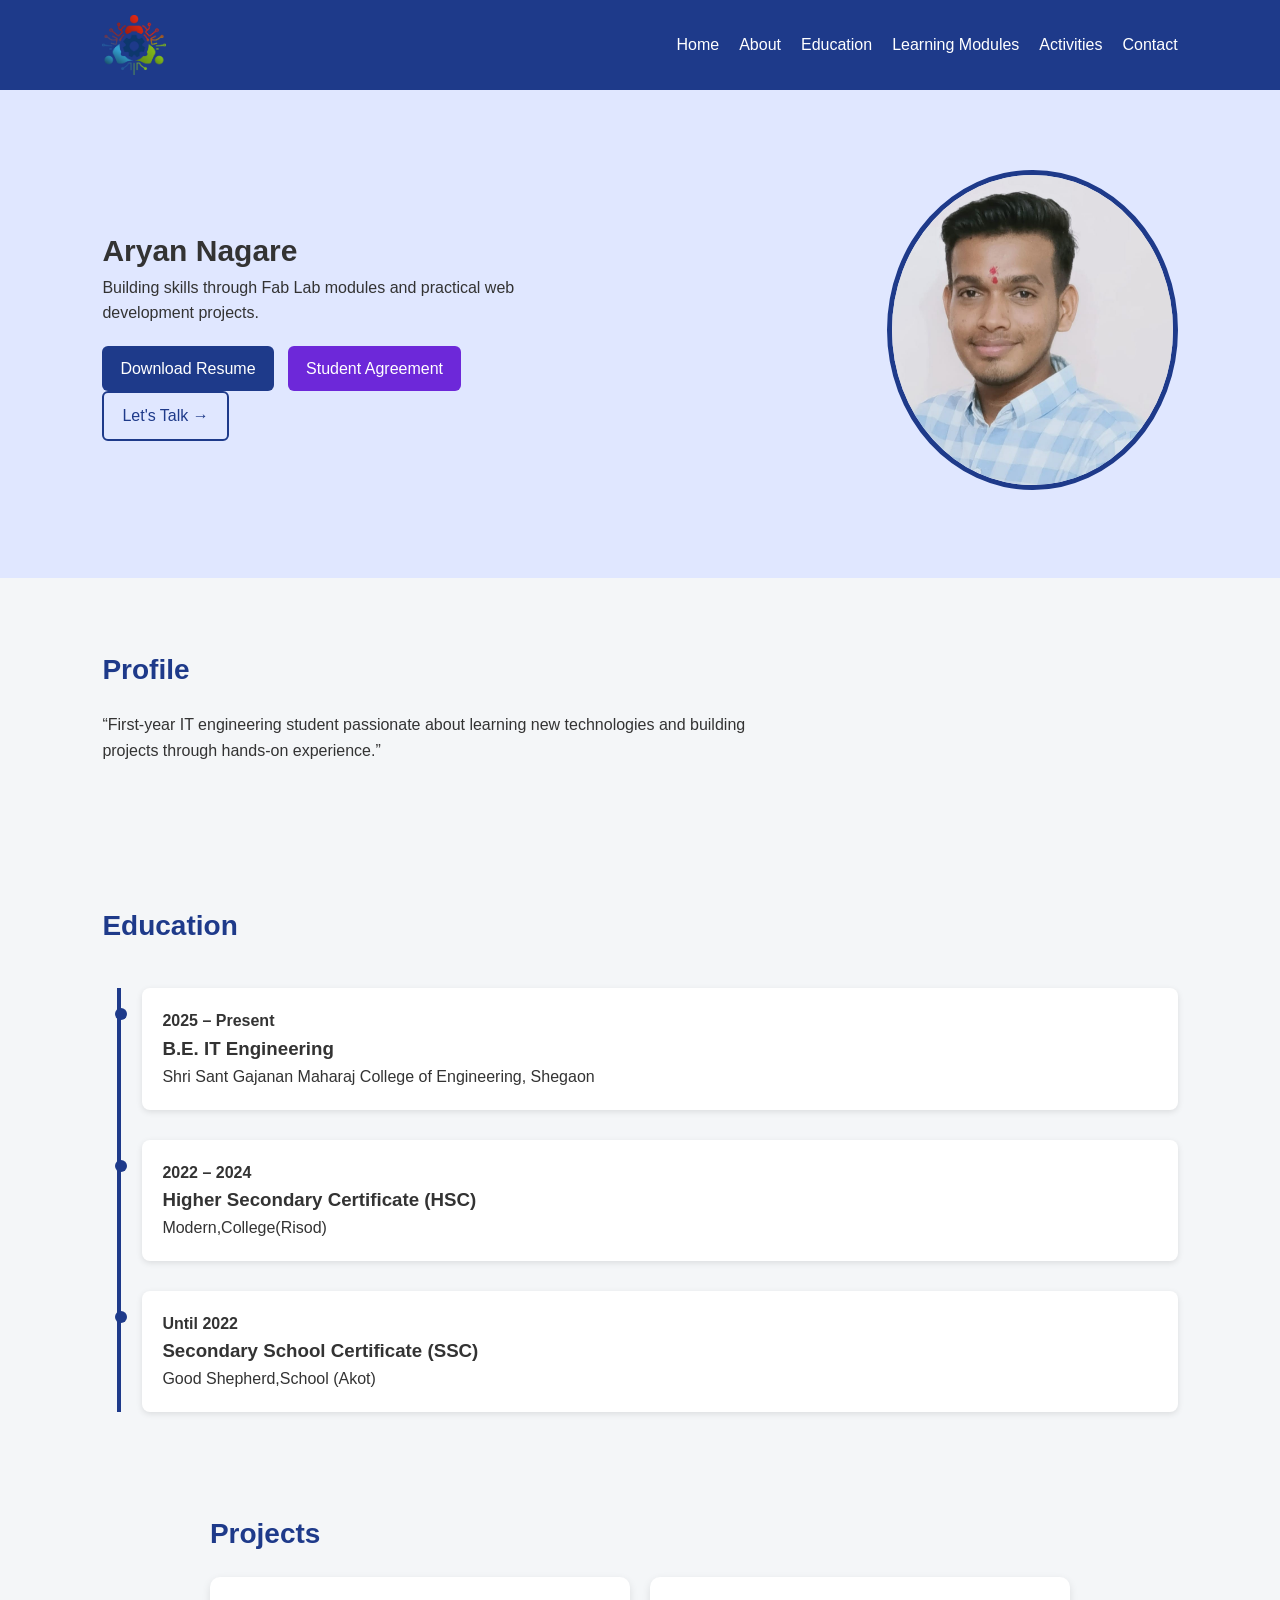
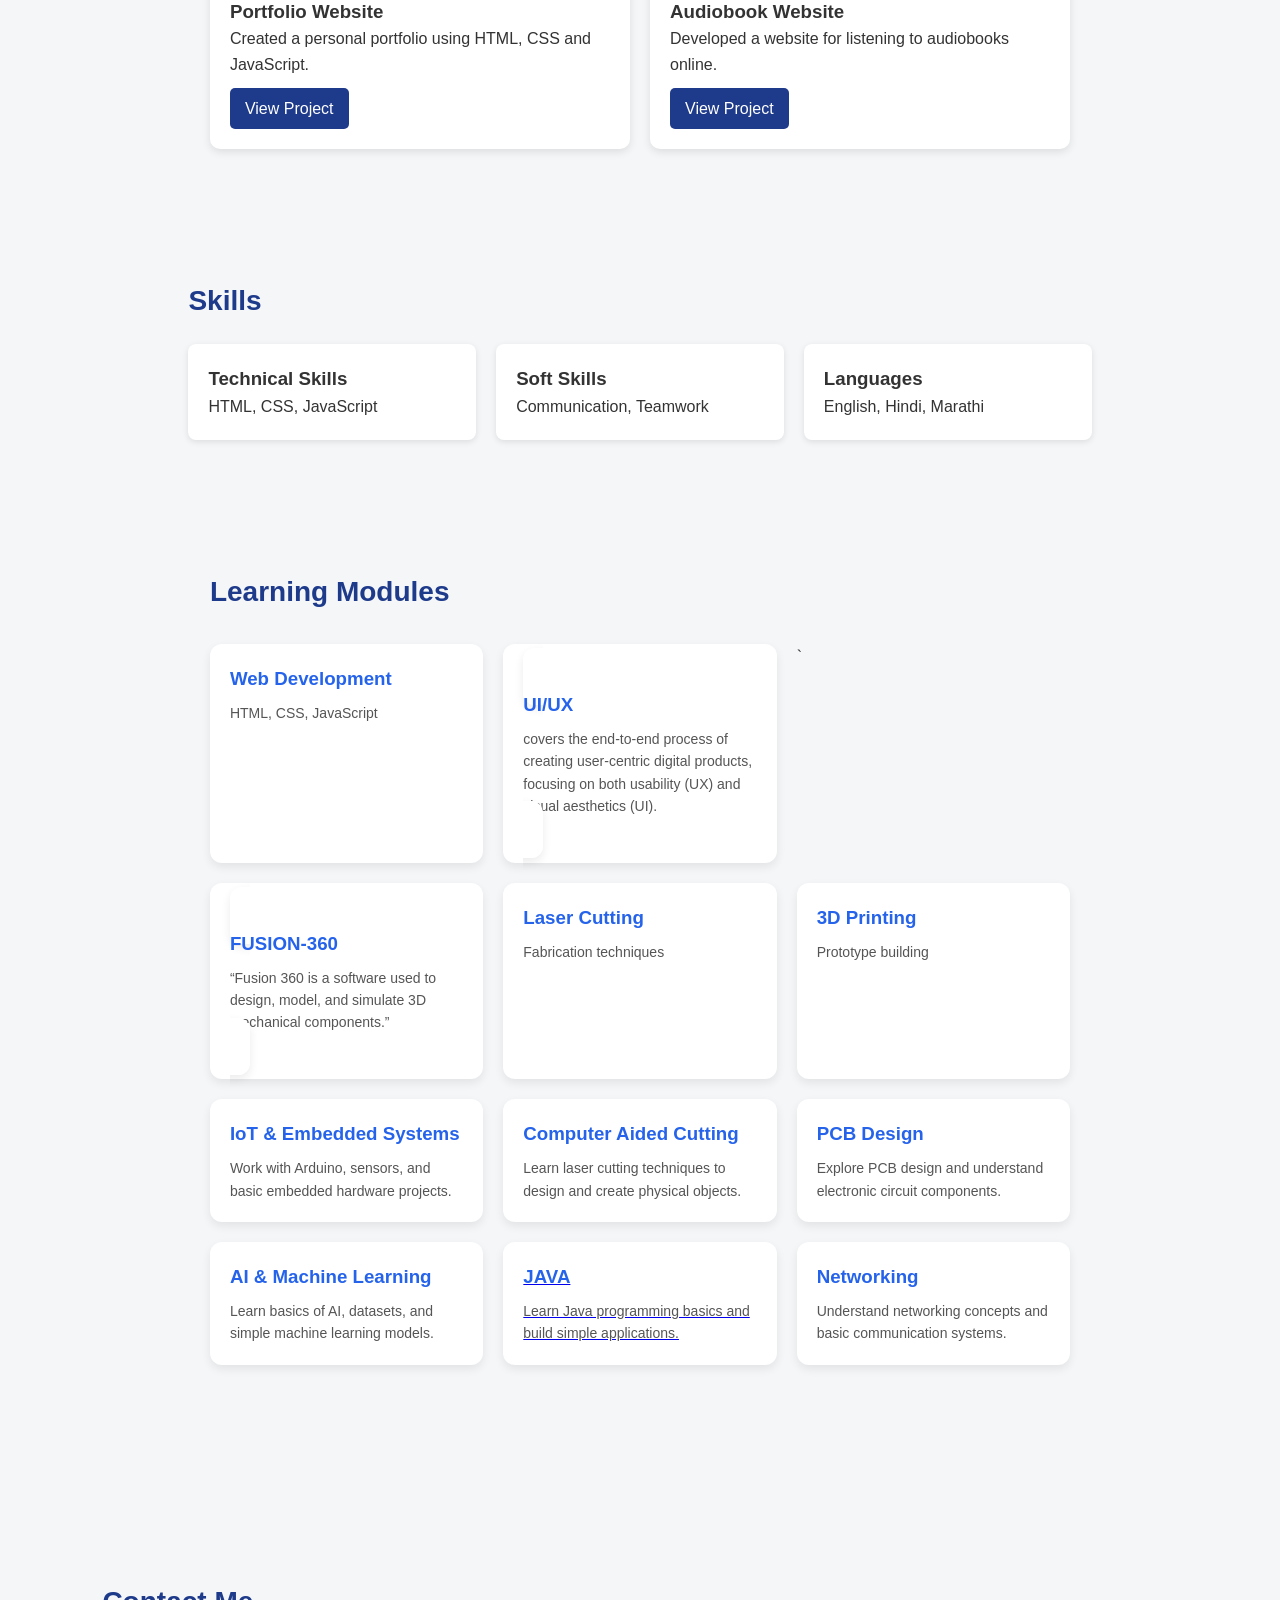
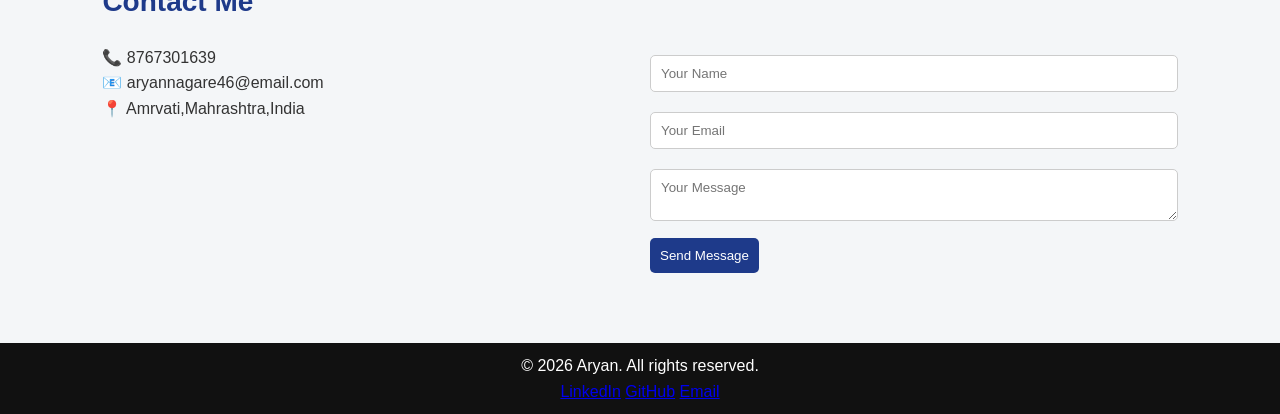
<file: index.html>
<!DOCTYPE html>
<html lang="en">
<head>
<meta charset="UTF-8">
<meta name="viewport" content="width=device-width, initial-scale=1.0">
<title>Aryan Portfolio</title>

<link rel="stylesheet" href="style.css">
</head>

<body>
    <script src="script.js"></script>

<!-- NAVBAR -->
<nav>
<img src="images/Fablablogo.png" alt="logo" class="logo">
<ul>
<li><a href="#home">Home</a></li>
<li><a href="#about">About</a></li>
<li><a href="#education">Education</a></li>

<li><a href="#modules">Learning Modules</a></li>
<li><a href="fablab.html">Activities</a></li>
<li><a href="#contact">Contact</a></li>
</ul>
</nav>

<section id="home" class="home">

<div class="home-container">

<div class="home-text">
<h1>Aryan Nagare</h1>
<p>Building skills through Fab Lab modules and practical web development projects.</p>

<div class="home-buttons">
<a href="aryan_resume.pdf" download class="btn">
Download Resume
</a>


<a href="#" class="btn secondary" onclick="openPopup()">Student Agreement</a>
<a href="#contact" class="btn outline">Let's Talk →</a>
</div>
</div>

<div class="home-image">
<img src="images/profile.png" alt="profile" class="profile-img">
</div>

</div>

</section>


<!-- ABOUT -->
<section id="about">
<h2 class="title">Profile</h2>
<p class="text">
“First-year IT engineering student passionate about learning new technologies and building projects through hands-on experience.”
</p>
</section>

<!-- EDUCATION -->
<section id="education">
<h2 class="title">Education</h2>

<div class="timeline">

<div class="timeline-item">
<h4>2025 – Present</h4>
<h3>B.E. IT Engineering</h3>
<p>Shri Sant Gajanan Maharaj College of Engineering, Shegaon</p>
</div>

<div class="timeline-item">
<h4>2022 – 2024</h4>
<h3>Higher Secondary Certificate (HSC)</h3>
<p>Modern,College(Risod)</p>
</div>

<div class="timeline-item">
<h4>Until 2022</h4>
<h3>Secondary School Certificate (SSC)</h3>
<p>Good Shepherd,School (Akot)</p>
</div>

</div>

<section id="projects">

<h2 class="title">Projects</h2>

<div class="project-grid">

<!-- PROJECT 1 -->
<div class="project-card">
<h3>Portfolio Website</h3>
<p>Created a personal portfolio using HTML, CSS and JavaScript.</p>
<a href="" class="project-btn">View Project</a>
</div>

<!-- PROJECT 2 -->
<div class="project-card">
<h3>Audiobook Website</h3>
<p>Developed a website for listening to audiobooks online.</p>
<a href="" class="project-btn">View Project</a>
</div>

</div>

</section>





<!-- SKILLS -->
<section id="skills">
<h2 class="title">Skills</h2>

<div class="grid">

<div class="card">
<h3>Technical Skills</h3>
<p>HTML, CSS, JavaScript</p>
</div>

<div class="card">
<h3>Soft Skills</h3>
<p>Communication, Teamwork</p>
</div>

<div class="card">
<h3>Languages</h3>
<p>English, Hindi, Marathi</p>
</div>

</div>
</section>


<section class="modules">

<h2>Learning Modules</h2>

<div class="module-grid">

<a href="web-dev.html" class="module-card">
<h3>Web Development</h3>
<p>HTML, CSS, JavaScript</p>
</a>

<div class="module-card">
    <a href="ui-ux.html" class="module-card">
<h3>UI/UX</h3>
<p>covers the end-to-end process of creating user-centric digital 
    products, focusing on both usability (UX) and visual aesthetics (UI).</p>
    </a>
</div>


`

<div class="module-card">
     <a href="fusion.html" class="module-card">
<h3>FUSION-360</h3>
<p>“Fusion 360 is a software used to design, model, and simulate 3D mechanical components.”</p>
</a>
</div>

<div class="module-card">
<h3>Laser Cutting</h3>
<p>Fabrication techniques</p>
</div>

<div class="module-card">
<h3>3D Printing</h3>
<p>Prototype building</p>
</div>

<div class="module-card">
<h3>IoT & Embedded Systems</h3>
<p>Work with Arduino, sensors, and basic embedded hardware projects.</p>
</div>

<div class="module-card">
<h3>Computer Aided Cutting</h3>
<p>Learn laser cutting techniques to design and create physical objects.</p>
</div>

<div class="module-card">
<h3> PCB Design</h3>
<p>Explore PCB design and understand electronic circuit components.</p>
</div>


<div class="module-card">
<h3>AI & Machine Learning</h3>
<p>Learn basics of AI, datasets, and simple machine learning models.</p>
</div>

<a href="java.html" class="module-link">
    <div class="module-card">
        <h3>JAVA</h3>
        <p>Learn Java programming basics and build simple applications.</p>
    </div>
</a>

<div class="module-card">
<h3>Networking</h3>
<p>Understand networking concepts and basic communication systems.</p>
</div>









</div>

</section>
<!-- MESSAGE AREA -->
<p id="module-msg" style="text-align:center; margin-top:15px; color:#555;"></p>

</section>

<!-- CONTACT -->
<section id="contact">
<h2 class="title">Contact Me</h2>

<div class="contact-box">

<div class="contact-left">
<p>📞 8767301639</p>
<p>📧 aryannagare46@email.com</p>
<p>📍 Amrvati,Mahrashtra,India</p>
</div>




<div class="contact-right">
<input type="text" placeholder="Your Name">
<input type="email" placeholder="Your Email">
<textarea placeholder="Your Message"></textarea>
<button>Send Message</button>
</div>

</div>

</section>

<footer>
<p>© 2026 Aryan. All rights reserved.</p>

<a href="https://www.linkedin.com/in/aryan-nagare-55b106386?utm_source=share_via&utm_content=profile&utm_medium=member_android" target="_blank">LinkedIn</a>
<a href="https://github.com/aryannagare45" target="_blank">GitHub</a>

<a href="https://mail.google.com/mail/u/0/?ogbl#inbox">Email</a>


</footer>

<script src="script.js"></script>
<div id="popup" class="popup">

<div class="popup-content">

<span class="close-btn" onclick="closePopup()">&times;</span>

<h2>Student Agreement</h2>

<p><strong>Name:</strong> Aryan Nagare</p>
<p><strong>Institute:</strong> SSGMCE, Shegaon</p>

<h2>📜 FabLab Student Agreement</h2>

<h3>The FabLab, SSGMCE is responsible for:</h3>
<ul>
<li>Teaching principles and practices of digital fabrication</li>
<li>Arranging lectures, recitations, meetings, and events for the class</li>
<li>Evaluating and providing feedback on student work</li>
<li>Offering clear standards for completing assignments</li>
<li>Certifying and archiving student progress</li>
<li>Supervising class preparation</li>
<li>Reviewing prospective students, instructors, and labs</li>
<li>Providing central staff and infrastructure for students, instructors, and labs</li>
<li>Fund-raising for costs not covered by student tuition</li>
<li>Managing and reporting on the program’s finances, results, and impacts</li>
<li>Publicizing the program</li>
</ul>

<h3>I am a FabLab, SSGMCE student, responsible for:</h3>
<ul>
<li>Attending class lectures and participating in reviews</li>
<li>Developing and documenting projects assigned to introduce and demonstrate skills</li>
<li>Honestly reporting on my work and appropriately attributing the work of others</li>
<li>Working safely</li>
<li>Leaving workspaces in the same (or better) condition than I found them</li>
<li>Participating in the upkeep of my lab</li>
<li>Ensuring that my tuition to cover local and central class costs is covered</li>
<li>Following locally applicable health and safety guidance</li>
<li>Promoting a respectful environment free of harassment and discrimination</li>
</ul>

<h3>✍️ Declaration</h3>
<p>Signed by committing this file in my repository.</p>

<p><strong>Name:</strong> <u>Aryan S. Nagare</u></p>
<button onclick="closePopup()">Close</button>

</div>

</div>


</body>
</html>
</file>
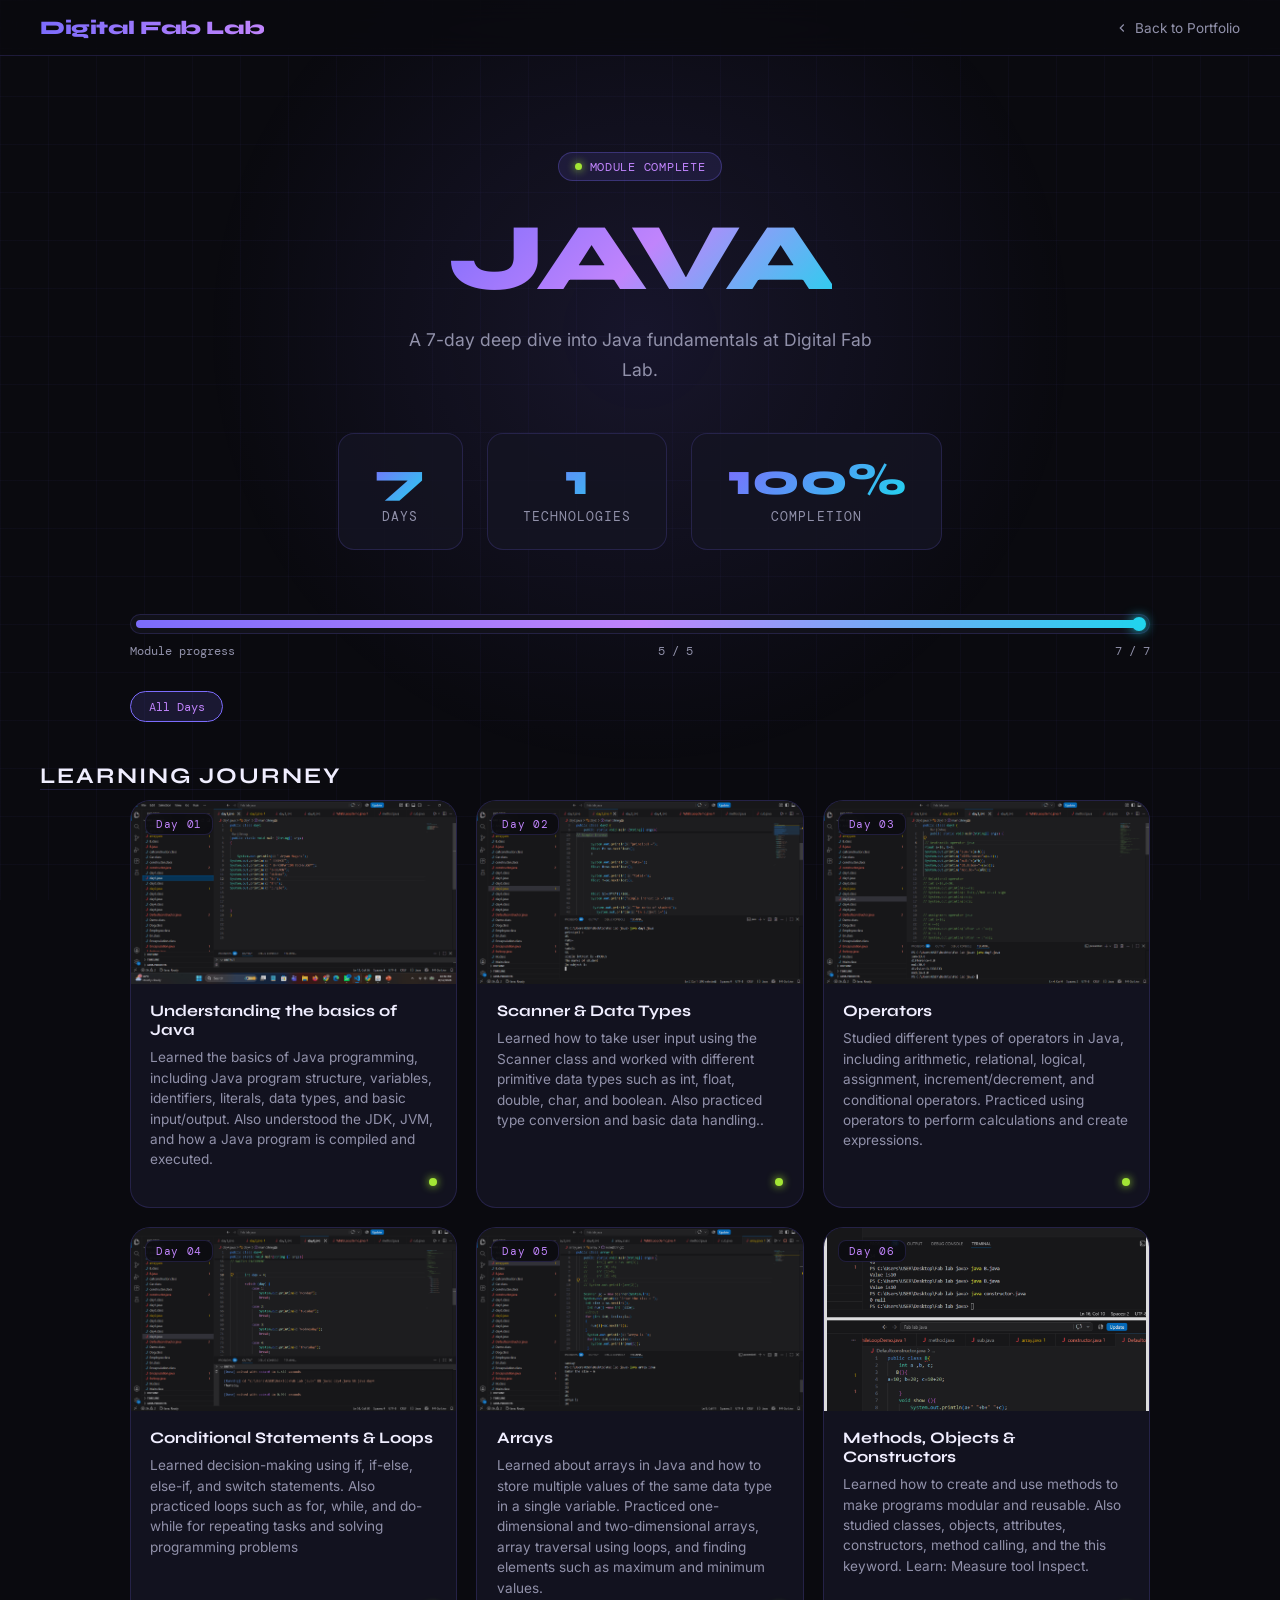
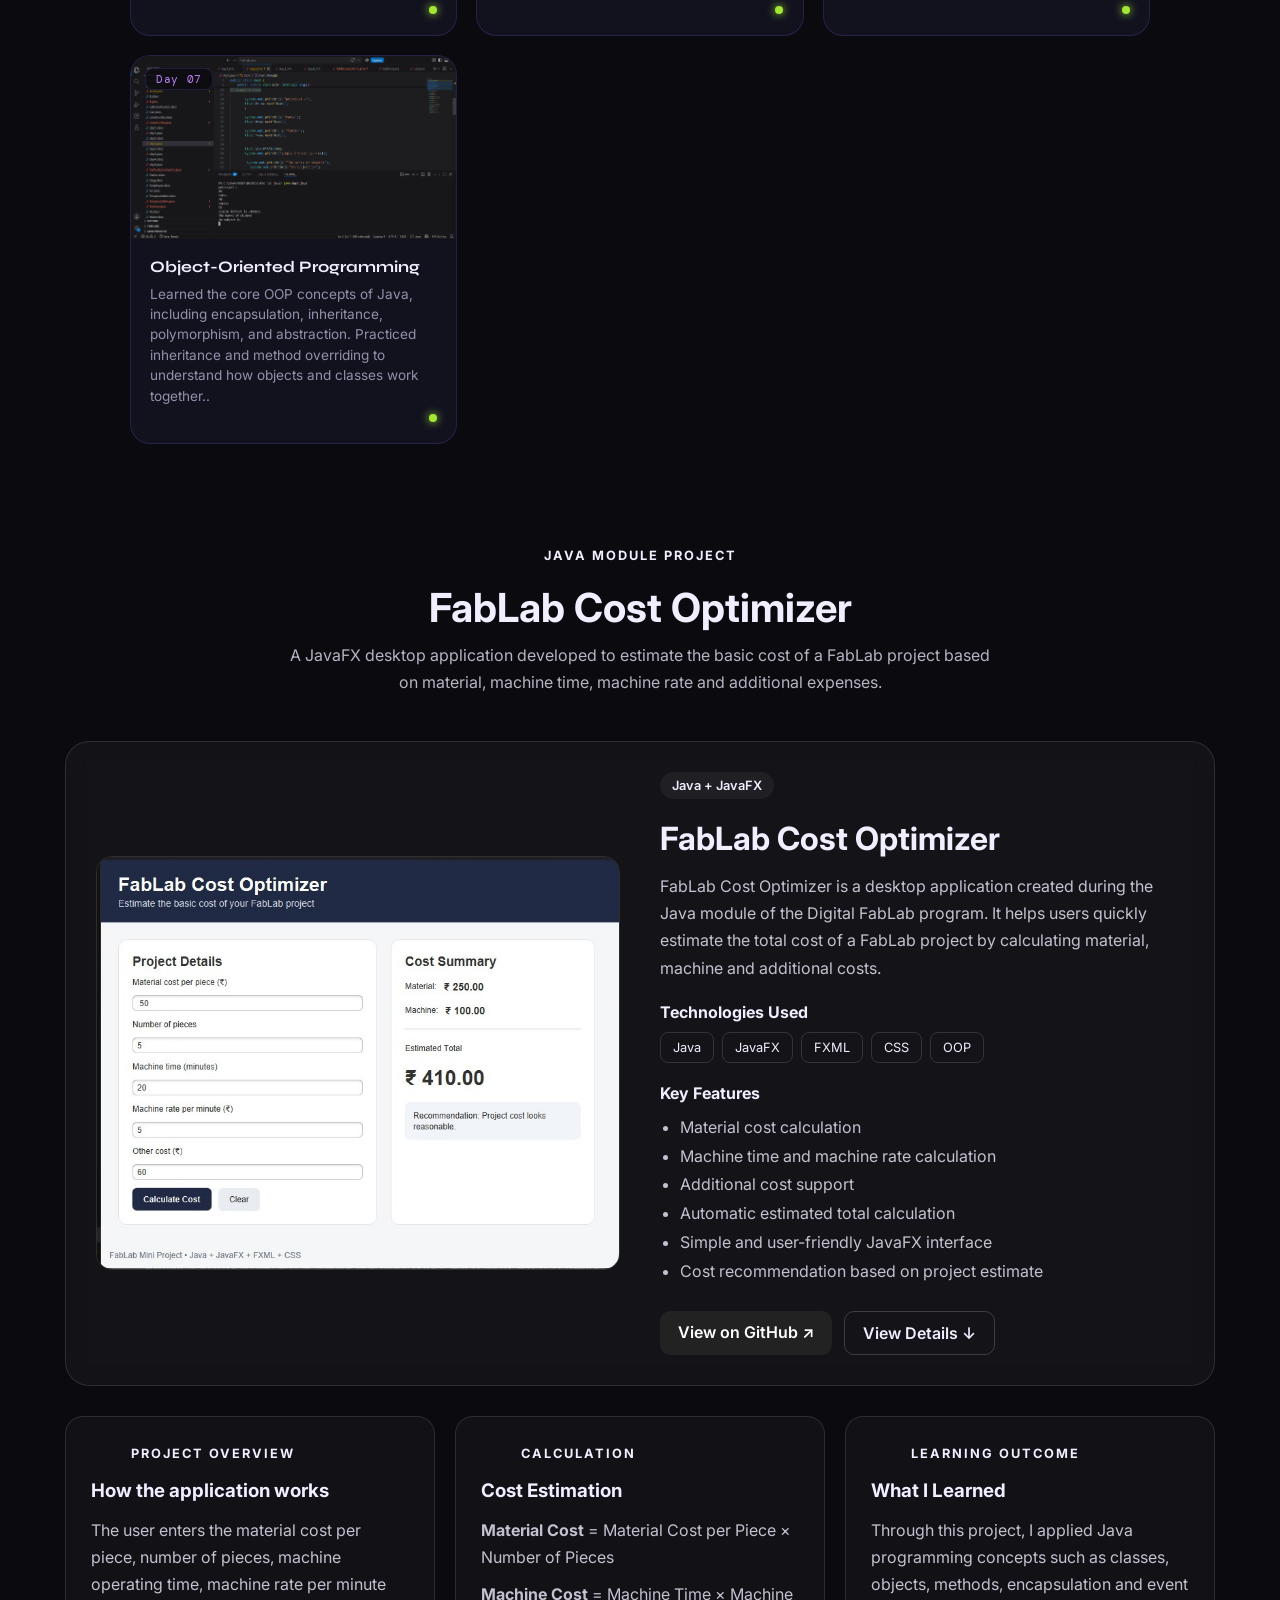
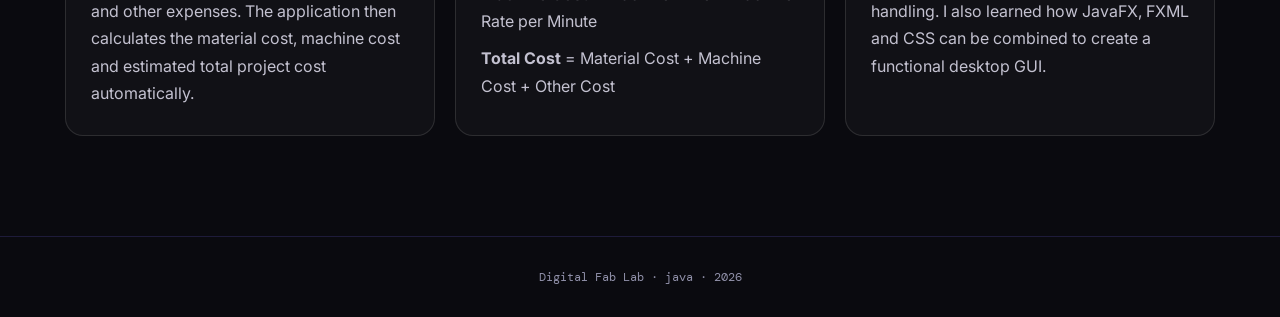
<file: java.html>
<!DOCTYPE html>
<html lang="en">
<head>
<meta charset="UTF-8">
<meta name="viewport" content="width=device-width, initial-scale=1.0">
<title>UI/UX Module — Digital Fab Lab</title>
<link href="https://fonts.googleapis.com/css2?family=Syne:wght@400;700;800&family=DM+Mono:ital@0;1&family=Inter:wght@300;400;500&display=swap" rel="stylesheet">
<style>
  *, *::before, *::after { box-sizing: border-box; margin: 0; padding: 0; }

  :root {
    --bg: #0a0a0f;
    --bg2: #11111a;
    --bg3: #181824;
    --accent: #7c6cfc;
    --accent2: #c084fc;
    --lime: #a3e635;
    --cyan: #22d3ee;
    --text: #f0eeff;
    --muted: #9191aa;
    --border: rgba(124,108,252,0.18);
    --card-bg: rgba(20,20,35,0.85);
    --glow: rgba(124,108,252,0.22);
  }

  html { scroll-behavior: smooth; }

  body {
    font-family: 'Inter', sans-serif;
    background: var(--bg);
    color: var(--text);
    min-height: 100vh;
    overflow-x: hidden;
  }

  body::before {
    content: '';
    position: fixed;
    inset: 0;
    background-image:
      linear-gradient(rgba(124,108,252,0.04) 1px, transparent 1px),
      linear-gradient(90deg, rgba(124,108,252,0.04) 1px, transparent 1px);
    background-size: 48px 48px;
    pointer-events: none;
    z-index: 0;
  }

  body::after {
    content: '';
    position: fixed;
    top: -20%;
    left: 50%;
    transform: translateX(-50%);
    width: 80vw;
    height: 80vw;
    background: radial-gradient(ellipse, rgba(124,108,252,0.12) 0%, transparent 60%);
    pointer-events: none;
    z-index: 0;
  }

  nav {
    position: sticky;
    top: 0;
    z-index: 100;
    display: flex;
    justify-content: space-between;
    align-items: center;
    padding: 1rem 2.5rem;
    background: rgba(10,10,15,0.75);
    backdrop-filter: blur(18px);
    border-bottom: 1px solid var(--border);
  }

  .logo {
    font-family: 'Syne', sans-serif;
    font-weight: 800;
    font-size: 1.2rem;
    letter-spacing: -0.02em;
    background: linear-gradient(90deg, var(--accent), var(--accent2));
    -webkit-background-clip: text;
    -webkit-text-fill-color: transparent;
  }

  nav a {
    font-size: 0.85rem;
    color: var(--muted);
    text-decoration: none;
    display: flex;
    align-items: center;
    gap: 0.4rem;
    transition: color 0.2s;
  }
  nav a:hover { color: var(--text); }

  .hero {
    position: relative;
    z-index: 1;
    padding: 6rem 2.5rem 4rem;
    max-width: 1100px;
    margin: 0 auto;
    text-align: center;
  }

  .hero-badge {
    display: inline-flex;
    align-items: center;
    gap: 0.5rem;
    background: rgba(124,108,252,0.12);
    border: 1px solid rgba(124,108,252,0.3);
    border-radius: 999px;
    padding: 0.35rem 1rem;
    font-size: 0.75rem;
    font-family: 'DM Mono', monospace;
    color: var(--accent2);
    letter-spacing: 0.06em;
    text-transform: uppercase;
    margin-bottom: 1.8rem;
    animation: fadeDown 0.6s ease both;
  }

  .hero-badge::before {
    content: '';
    width: 7px; height: 7px;
    border-radius: 50%;
    background: var(--lime);
    box-shadow: 0 0 8px var(--lime);
    animation: pulse 2s infinite;
  }

  @keyframes pulse { 0%,100%{opacity:1} 50%{opacity:0.4} }

  h1 {
    font-family: 'Syne', sans-serif;
    font-size: clamp(3rem, 8vw, 6rem);
    font-weight: 800;
    line-height: 1.0;
    letter-spacing: -0.04em;
    margin-bottom: 1.2rem;
    animation: fadeDown 0.6s 0.1s ease both;
  }

  h1 span {
    background: linear-gradient(135deg, var(--accent) 0%, var(--accent2) 50%, var(--cyan) 100%);
    -webkit-background-clip: text;
    -webkit-text-fill-color: transparent;
  }

  .hero-sub {
    font-size: 1.1rem;
    color: var(--muted);
    max-width: 500px;
    margin: 0 auto 3rem;
    line-height: 1.7;
    animation: fadeDown 0.6s 0.2s ease both;
  }

  .stats {
    display: flex;
    justify-content: center;
    gap: 1.5rem;
    flex-wrap: wrap;
    animation: fadeDown 0.6s 0.3s ease both;
  }

  .stat-card {
    background: var(--card-bg);
    border: 1px solid var(--border);
    border-radius: 16px;
    padding: 1.5rem 2.2rem;
    text-align: center;
    position: relative;
    overflow: hidden;
    transition: transform 0.3s, border-color 0.3s;
  }

  .stat-card::before {
    content: '';
    position: absolute;
    inset: 0;
    background: linear-gradient(135deg, var(--glow), transparent);
    opacity: 0;
    transition: opacity 0.3s;
  }

  .stat-card:hover { transform: translateY(-4px); border-color: rgba(124,108,252,0.5); }
  .stat-card:hover::before { opacity: 1; }

  .stat-card h2 {
    font-family: 'Syne', sans-serif;
    font-size: 2.8rem;
    font-weight: 800;
    background: linear-gradient(135deg, var(--accent), var(--cyan));
    -webkit-background-clip: text;
    -webkit-text-fill-color: transparent;
    line-height: 1;
  }

  .stat-card p {
    font-size: 0.8rem;
    color: var(--muted);
    font-family: 'DM Mono', monospace;
    letter-spacing: 0.08em;
    text-transform: uppercase;
    margin-top: 0.3rem;
  }

  .progress-section {
    position: relative;
    z-index: 1;
    max-width: 1100px;
    margin: 0 auto;
    padding: 0 2.5rem 2rem;
    animation: fadeDown 0.6s 0.35s ease both;
  }

  .progress-bar-wrap {
    background: var(--bg2);
    border: 1px solid var(--border);
    border-radius: 999px;
    padding: 5px;
    margin-bottom: 0.6rem;
  }

  .progress-bar-fill {
    height: 8px;
    border-radius: 999px;
    background: linear-gradient(90deg, var(--accent), var(--accent2), var(--cyan));
    width: 0%;
    transition: width 1.2s cubic-bezier(0.4,0,0.2,1);
    position: relative;
  }

  .progress-bar-fill::after {
    content: '';
    position: absolute;
    right: -2px; top: 50%;
    transform: translateY(-50%);
    width: 14px; height: 14px;
    border-radius: 50%;
    background: var(--cyan);
    box-shadow: 0 0 12px var(--cyan);
  }

  .progress-meta {
    display: flex;
    justify-content: space-between;
    font-size: 0.78rem;
    font-family: 'DM Mono', monospace;
    color: var(--muted);
  }

  .filter-wrap {
    position: relative;
    z-index: 1;
    max-width: 1100px;
    margin: 0 auto 2.5rem;
    padding: 0 2.5rem;
    display: flex;
    gap: 0.6rem;
    flex-wrap: wrap;
    animation: fadeDown 0.6s 0.4s ease both;
  }

  .filter-btn {
    background: transparent;
    border: 1px solid var(--border);
    border-radius: 999px;
    padding: 0.4rem 1.1rem;
    font-size: 0.78rem;
    font-family: 'DM Mono', monospace;
    color: var(--muted);
    cursor: pointer;
    transition: all 0.2s;
  }

  .filter-btn:hover, .filter-btn.active {
    background: rgba(124,108,252,0.15);
    border-color: var(--accent);
    color: var(--accent2);
  }

  .section-label {
    position: relative;
    z-index: 1;
    max-width: 1100px;
    margin: 0 auto 2rem;
    padding: 0 2.5rem;
    display: flex;
    align-items: center;
    gap: 1rem;
    animation: fadeDown 0.6s 0.35s ease both;
  }

  .section-label h2 {
    font-family: 'Syne', sans-serif;
    font-size: 1.4rem;
    font-weight: 700;
  }

  .section-label .line {
    flex: 1;
    height: 1px;
    background: linear-gradient(90deg, var(--border), transparent);
  }

  .grid {
    position: relative;
    z-index: 1;
    max-width: 1100px;
    margin: 0 auto 3rem;
    padding: 0 2.5rem;
    display: grid;
    grid-template-columns: repeat(auto-fill, minmax(280px, 1fr));
    gap: 1.2rem;
  }

  /* DAY CARD */
  .day-card {
    background: var(--card-bg);
    border: 1px solid var(--border);
    border-radius: 20px;
    overflow: hidden;
    transition: transform 0.3s, border-color 0.3s, box-shadow 0.3s;
    animation: fadeUp 0.5s ease both;
    position: relative;
    display: flex;
    flex-direction: column;
  }

  .day-card:hover {
    transform: translateY(-6px);
    border-color: var(--accent);
    box-shadow: 0 0 32px rgba(124,108,252,0.15);
  }

  .day-card .card-top {
    position: relative;
    background: var(--bg3);
    aspect-ratio: 16/9;
    overflow: hidden;
    display: flex;
    align-items: center;
    justify-content: center;
    cursor: zoom-in;
  }

  .day-card .card-top img {
    width: 100%;
    height: 100%;
    object-fit: cover;
    transition: transform 0.4s;
    opacity: 0.85;
  }

  .day-card:hover .card-top img { transform: scale(1.05); opacity: 1; }

  /* Zoom hint overlay */
  .card-top .zoom-hint {
    position: absolute;
    inset: 0;
    display: flex;
    align-items: center;
    justify-content: center;
    background: rgba(10,10,15,0.45);
    opacity: 0;
    transition: opacity 0.25s;
    pointer-events: none;
  }

  .card-top:hover .zoom-hint { opacity: 1; }

  .zoom-hint span {
    background: rgba(124,108,252,0.85);
    border-radius: 999px;
    padding: 0.4rem 1rem;
    font-size: 0.72rem;
    font-family: 'DM Mono', monospace;
    color: #fff;
    letter-spacing: 0.06em;
    display: flex;
    align-items: center;
    gap: 0.4rem;
  }

  .day-num {
    position: absolute;
    top: 12px; left: 14px;
    background: rgba(10,10,15,0.8);
    backdrop-filter: blur(8px);
    border: 1px solid var(--border);
    border-radius: 8px;
    padding: 3px 10px;
    font-family: 'DM Mono', monospace;
    font-size: 0.7rem;
    color: var(--accent2);
    letter-spacing: 0.06em;
    z-index: 2;
  }

  .card-placeholder {
    width: 100%; height: 100%;
    display: flex;
    align-items: center;
    justify-content: center;
    font-family: 'DM Mono', monospace;
    font-size: 0.8rem;
    color: var(--muted);
    background: var(--bg3);
  }

  .day-card .card-top::after {
    content: '';
    position: absolute;
    inset: 0;
    background: linear-gradient(135deg, rgba(124,108,252,0.12), transparent);
    opacity: 0;
    transition: opacity 0.3s;
    pointer-events: none;
  }
  .day-card:hover .card-top::after { opacity: 1; }

  .card-body {
    padding: 1.1rem 1.2rem 1.3rem;
    display: flex;
    flex-direction: column;
    gap: 0.5rem;
    flex: 1;
  }

  .card-body h4 {
    font-family: 'Syne', sans-serif;
    font-size: 1rem;
    font-weight: 700;
    color: var(--text);
  }

  .card-body p {
    font-size: 0.85rem;
    color: var(--muted);
    line-height: 1.5;
  }

  .status-dot {
    width: 8px; height: 8px;
    border-radius: 50%;
    background: var(--lime);
    box-shadow: 0 0 8px var(--lime);
    align-self: flex-end;
    margin-top: auto;
  }

  /* ── IMAGE LIGHTBOX ── */
  .lightbox {
    position: fixed;
    inset: 0;
    background: rgba(5,5,10,0.94);
    backdrop-filter: blur(16px);
    z-index: 1000;
    display: flex;
    align-items: center;
    justify-content: center;
    padding: 1.5rem;
    opacity: 0;
    pointer-events: none;
    transition: opacity 0.3s;
  }

  .lightbox.open {
    opacity: 1;
    pointer-events: all;
  }

  .lightbox-inner {
    position: relative;
    max-width: 900px;
    width: 100%;
    transform: scale(0.92);
    transition: transform 0.35s cubic-bezier(0.34,1.56,0.64,1);
  }

  .lightbox.open .lightbox-inner {
    transform: scale(1);
  }

  .lightbox-inner img {
    width: 100%;
    border-radius: 18px;
    border: 1px solid rgba(124,108,252,0.3);
    display: block;
    box-shadow: 0 0 80px rgba(124,108,252,0.2);
  }

  .lightbox-caption {
    text-align: center;
    margin-top: 1rem;
    font-family: 'DM Mono', monospace;
    font-size: 0.78rem;
    color: var(--muted);
    letter-spacing: 0.06em;
  }

  .lightbox-close {
    position: absolute;
    top: -16px;
    right: -16px;
    width: 40px; height: 40px;
    border-radius: 50%;
    background: var(--bg2);
    border: 1px solid rgba(124,108,252,0.35);
    color: var(--muted);
    font-size: 1.3rem;
    cursor: pointer;
    display: flex;
    align-items: center;
    justify-content: center;
    transition: all 0.2s;
  }

  .lightbox-close:hover {
    background: rgba(124,108,252,0.25);
    color: var(--text);
    border-color: var(--accent);
  }

  /* ── ASSIGNMENT SECTION ── */
  .assignment-section {
    position: relative;
    z-index: 1;
    max-width: 1100px;
    margin: 0 auto 6rem;
    padding: 0 2.5rem;
    animation: fadeUp 0.6s 0.5s ease both;
  }

  .assignment-card {
    background: var(--card-bg);
    border: 1px solid rgba(124,108,252,0.35);
    border-radius: 24px;
    overflow: hidden;
    position: relative;
  }

  .assignment-card::before {
    content: '';
    position: absolute;
    top: 0; left: 0; right: 0;
    height: 3px;
    background: linear-gradient(90deg, var(--accent), var(--accent2), var(--cyan));
  }

  .assignment-header {
    padding: 2rem 2.5rem 1.5rem;
    border-bottom: 1px solid var(--border);
    display: flex;
    align-items: center;
    gap: 1.2rem;
  }

  .assignment-icon {
    width: 52px; height: 52px;
    border-radius: 14px;
    background: linear-gradient(135deg, rgba(124,108,252,0.2), rgba(192,132,252,0.2));
    border: 1px solid rgba(124,108,252,0.3);
    display: flex;
    align-items: center;
    justify-content: center;
    flex-shrink: 0;
    font-size: 1.5rem;
  }

  .assignment-header-text h3 {
    font-family: 'Syne', sans-serif;
    font-size: 1.4rem;
    font-weight: 700;
    margin-bottom: 0.25rem;
  }

  .assignment-header-text p {
    font-size: 0.85rem;
    color: var(--muted);
  }

  .assignment-body {
    padding: 2rem 2.5rem 2.5rem;
    display: flex;
    flex-direction: column;
    gap: 1.5rem;
  }

  .assignment-desc {
    font-size: 0.95rem;
    color: var(--muted);
    line-height: 1.75;
    max-width: 680px;
  }

  .project-link-block {
    background: var(--bg3);
    border: 1px solid var(--border);
    border-radius: 16px;
    padding: 1.5rem;
    display: flex;
    flex-direction: column;
    gap: 0.8rem;
  }

  .project-link-block label {
    font-family: 'DM Mono', monospace;
    font-size: 0.75rem;
    color: var(--muted);
    letter-spacing: 0.08em;
    text-transform: uppercase;
  }

  .link-row {
    display: flex;
    align-items: center;
    gap: 0.8rem;
    flex-wrap: wrap;
  }

  .link-pill {
    display: inline-flex;
    align-items: center;
    gap: 0.6rem;
    padding: 0.65rem 1.3rem;
    border-radius: 12px;
    font-family: 'DM Mono', monospace;
    font-size: 0.82rem;
    font-weight: 500;
    text-decoration: none;
    transition: all 0.25s;
    border: 1px solid;
    letter-spacing: 0.02em;
  }

  .link-pill.figma {
    background: rgba(162,89,255,0.1);
    border-color: rgba(162,89,255,0.3);
    color: #c084fc;
  }

  .link-pill.figma:hover {
    background: rgba(162,89,255,0.22);
    border-color: #c084fc;
    transform: translateY(-2px);
    box-shadow: 0 8px 24px rgba(162,89,255,0.18);
  }

  .link-pill.behance {
    background: rgba(34,211,238,0.08);
    border-color: rgba(34,211,238,0.25);
    color: var(--cyan);
  }

  .link-pill.behance:hover {
    background: rgba(34,211,238,0.18);
    border-color: var(--cyan);
    transform: translateY(-2px);
    box-shadow: 0 8px 24px rgba(34,211,238,0.15);
  }

  .link-pill svg {
    width: 15px; height: 15px;
    stroke: currentColor;
    stroke-width: 2;
    fill: none;
    flex-shrink: 0;
  }

  /* Placeholder link styling */
  .link-pill.placeholder {
    opacity: 0.45;
    cursor: default;
    pointer-events: none;
    font-style: italic;
  }

  .assignment-tags {
    display: flex;
    flex-wrap: wrap;
    gap: 0.5rem;
  }

  .a-tag {
    padding: 0.3rem 0.85rem;
    border-radius: 999px;
    font-size: 0.72rem;
    font-family: 'DM Mono', monospace;
    background: rgba(124,108,252,0.1);
    border: 1px solid rgba(124,108,252,0.2);
    color: var(--accent2);
  }

  /* Staggered card animation */
  .day-card:nth-child(1)  { animation-delay: 0.05s; }
  .day-card:nth-child(2)  { animation-delay: 0.10s; }
  .day-card:nth-child(3)  { animation-delay: 0.15s; }
  .day-card:nth-child(4)  { animation-delay: 0.20s; }
  .day-card:nth-child(5)  { animation-delay: 0.25s; }

  footer {
    position: relative;
    z-index: 1;
    text-align: center;
    padding: 2rem;
    border-top: 1px solid var(--border);
    color: var(--muted);
    font-size: 0.78rem;
    font-family: 'DM Mono', monospace;
  }

  @keyframes fadeDown { from { opacity: 0; transform: translateY(-12px); } to { opacity: 1; transform: none; } }
  @keyframes fadeUp   { from { opacity: 0; transform: translateY(20px); } to { opacity: 1; transform: none; } }

  ::-webkit-scrollbar { width: 6px; }
  ::-webkit-scrollbar-track { background: transparent; }
  ::-webkit-scrollbar-thumb { background: rgba(124,108,252,0.3); border-radius: 999px; }

  [data-tooltip] { position: relative; }
  [data-tooltip]:hover::after {
    content: attr(data-tooltip);
    position: absolute;
    bottom: calc(100% + 8px);
    left: 50%;
    transform: translateX(-50%);
    background: var(--bg3);
    border: 1px solid var(--border);
    border-radius: 8px;
    padding: 4px 10px;
    font-size: 0.7rem;
    font-family: 'DM Mono', monospace;
    color: var(--text);
    white-space: nowrap;
    pointer-events: none;
    z-index: 200;
  }

  @media (max-width: 600px) {
    nav { padding: 0.8rem 1.2rem; }
    .hero { padding: 4rem 1.2rem 3rem; }
    .grid { padding: 0 1.2rem; }
    .filter-wrap, .section-label, .progress-section { padding: 0 1.2rem; }
    .assignment-section { padding: 0 1.2rem; }
    .assignment-header { padding: 1.5rem; flex-direction: column; align-items: flex-start; }
    .assignment-body { padding: 1.5rem; }
    .link-row { flex-direction: column; align-items: flex-start; }
  }








  /* =========================================
   FABLAB JAVA PROJECT
========================================= */

.java-project-section {
    width: 90%;
    max-width: 1150px;
    margin: 100px auto;
}

.project-section-heading {
    text-align: center;
    margin-bottom: 45px;
}

.section-label {
    display: inline-block;
    font-size: 0.8rem;
    font-weight: 700;
    letter-spacing: 2px;
    text-transform: uppercase;
    opacity: 0.7;
    margin-bottom: 10px;
}

.project-section-heading h2 {
    font-size: 2.5rem;
    margin: 10px 0;
}

.project-section-heading p {
    max-width: 700px;
    margin: 0 auto;
    line-height: 1.7;
    opacity: 0.75;
}


/* Main Project Card */

.java-project-card {
    display: grid;
    grid-template-columns: 1fr 1fr;
    gap: 40px;
    padding: 30px;
    border-radius: 24px;
    border: 1px solid rgba(128, 128, 128, 0.25);
    background: rgba(255, 255, 255, 0.04);
    backdrop-filter: blur(12px);
    overflow: hidden;
}


/* Project Image */

.java-project-image {
    display: flex;
    align-items: center;
    justify-content: center;
}

.java-project-image img {
    width: 100%;
    max-height: 430px;
    object-fit: contain;
    border-radius: 16px;
    border: 1px solid rgba(128, 128, 128, 0.25);
    transition: transform 0.3s ease;
}

.java-project-image img:hover {
    transform: scale(1.02);
}


/* Project Content */

.java-project-content {
    display: flex;
    flex-direction: column;
    justify-content: center;
}

.project-tag {
    display: inline-block;
    width: fit-content;
    padding: 6px 12px;
    border-radius: 20px;
    font-size: 0.8rem;
    font-weight: 600;
    background: rgba(100, 100, 100, 0.15);
    margin-bottom: 15px;
}

.java-project-content h3 {
    font-size: 2rem;
    margin: 5px 0 15px;
}

.project-description {
    line-height: 1.7;
    opacity: 0.8;
}


/* Information Blocks */

.project-info-block {
    margin-top: 20px;
}

.project-info-block h4 {
    margin-bottom: 10px;
}


/* Technology Tags */

.technology-tags {
    display: flex;
    flex-wrap: wrap;
    gap: 8px;
}

.technology-tags span {
    padding: 7px 12px;
    border-radius: 8px;
    font-size: 0.8rem;
    border: 1px solid rgba(128, 128, 128, 0.3);
}


/* Features */

.project-features {
    padding-left: 20px;
    line-height: 1.8;
    opacity: 0.8;
}


/* Buttons */

.project-buttons {
    display: flex;
    flex-wrap: wrap;
    gap: 12px;
    margin-top: 25px;
}

.project-btn {
    display: inline-block;
    padding: 11px 18px;
    border-radius: 10px;
    text-decoration: none;
    font-weight: 600;
    transition: transform 0.2s ease, opacity 0.2s ease;
}

.project-btn:hover {
    transform: translateY(-2px);
    opacity: 0.85;
}

.github-btn {
    background: #222;
    color: white;
}

.details-btn {
    border: 1px solid rgba(128, 128, 128, 0.4);
    color: inherit;
}


/* Project Details */

.project-details {
    display: grid;
    grid-template-columns: repeat(3, 1fr);
    gap: 20px;
    margin-top: 30px;
}

.project-detail-box {
    padding: 25px;
    border-radius: 18px;
    border: 1px solid rgba(128, 128, 128, 0.25);
    background: rgba(255, 255, 255, 0.03);
}

.project-detail-box h3 {
    margin: 8px 0 15px;
}

.project-detail-box p {
    line-height: 1.7;
    opacity: 0.8;
}


/* Calculation Box */

.calculation-box {
    line-height: 1.8;
}

.calculation-box p {
    margin: 10px 0;
}


/* Responsive */

@media (max-width: 850px) {

    .java-project-card {
        grid-template-columns: 1fr;
    }

    .project-details {
        grid-template-columns: 1fr;
    }

    .project-section-heading h2 {
        font-size: 2rem;
    }

}


@media (max-width: 500px) {

    .java-project-section {
        width: 92%;
    }

    .java-project-card {
        padding: 18px;
    }

    .java-project-content h3 {
        font-size: 1.6rem;
    }

    .project-buttons {
        flex-direction: column;
    }

    .project-btn {
        text-align: center;
    }

}












/* =========================================
   FABLAB JAVA PROJECT
========================================= */

.java-project-section {
    width: 90%;
    max-width: 1150px;
    margin: 100px auto;
}

.project-section-heading {
    text-align: center;
    margin-bottom: 45px;
}

.section-label {
    display: inline-block;
    font-size: 0.8rem;
    font-weight: 700;
    letter-spacing: 2px;
    text-transform: uppercase;
    opacity: 0.7;
    margin-bottom: 10px;
}

.project-section-heading h2 {
    font-size: 2.5rem;
    margin: 10px 0;
}

.project-section-heading p {
    max-width: 700px;
    margin: 0 auto;
    line-height: 1.7;
    opacity: 0.75;
}


/* Main Project Card */

.java-project-card {
    display: grid;
    grid-template-columns: 1fr 1fr;
    gap: 40px;
    padding: 30px;
    border-radius: 24px;
    border: 1px solid rgba(128, 128, 128, 0.25);
    background: rgba(255, 255, 255, 0.04);
    backdrop-filter: blur(12px);
    overflow: hidden;
}


/* Project Image */

.java-project-image {
    display: flex;
    align-items: center;
    justify-content: center;
}

.java-project-image img {
    width: 100%;
    max-height: 430px;
    object-fit: contain;
    border-radius: 16px;
    border: 1px solid rgba(128, 128, 128, 0.25);
    transition: transform 0.3s ease;
}

.java-project-image img:hover {
    transform: scale(1.02);
}


/* Project Content */

.java-project-content {
    display: flex;
    flex-direction: column;
    justify-content: center;
}

.project-tag {
    display: inline-block;
    width: fit-content;
    padding: 6px 12px;
    border-radius: 20px;
    font-size: 0.8rem;
    font-weight: 600;
    background: rgba(100, 100, 100, 0.15);
    margin-bottom: 15px;
}

.java-project-content h3 {
    font-size: 2rem;
    margin: 5px 0 15px;
}

.project-description {
    line-height: 1.7;
    opacity: 0.8;
}


/* Information Blocks */

.project-info-block {
    margin-top: 20px;
}

.project-info-block h4 {
    margin-bottom: 10px;
}


/* Technology Tags */

.technology-tags {
    display: flex;
    flex-wrap: wrap;
    gap: 8px;
}

.technology-tags span {
    padding: 7px 12px;
    border-radius: 8px;
    font-size: 0.8rem;
    border: 1px solid rgba(128, 128, 128, 0.3);
}


/* Features */

.project-features {
    padding-left: 20px;
    line-height: 1.8;
    opacity: 0.8;
}


/* Buttons */

.project-buttons {
    display: flex;
    flex-wrap: wrap;
    gap: 12px;
    margin-top: 25px;
}

.project-btn {
    display: inline-block;
    padding: 11px 18px;
    border-radius: 10px;
    text-decoration: none;
    font-weight: 600;
    transition: transform 0.2s ease, opacity 0.2s ease;
}

.project-btn:hover {
    transform: translateY(-2px);
    opacity: 0.85;
}

.github-btn {
    background: #222;
    color: white;
}

.details-btn {
    border: 1px solid rgba(128, 128, 128, 0.4);
    color: inherit;
}


/* Project Details */

.project-details {
    display: grid;
    grid-template-columns: repeat(3, 1fr);
    gap: 20px;
    margin-top: 30px;
}

.project-detail-box {
    padding: 25px;
    border-radius: 18px;
    border: 1px solid rgba(128, 128, 128, 0.25);
    background: rgba(255, 255, 255, 0.03);
}

.project-detail-box h3 {
    margin: 8px 0 15px;
}

.project-detail-box p {
    line-height: 1.7;
    opacity: 0.8;
}


/* Calculation Box */

.calculation-box {
    line-height: 1.8;
}

.calculation-box p {
    margin: 10px 0;
}


/* Responsive */

@media (max-width: 850px) {

    .java-project-card {
        grid-template-columns: 1fr;
    }

    .project-details {
        grid-template-columns: 1fr;
    }

    .project-section-heading h2 {
        font-size: 2rem;
    }

}


@media (max-width: 500px) {

    .java-project-section {
        width: 92%;
    }

    .java-project-card {
        padding: 18px;
    }

    .java-project-content h3 {
        font-size: 1.6rem;
    }

    .project-buttons {
        flex-direction: column;
    }

    .project-btn {
        text-align: center;
    }

}
</style>
</head>
<body>

<nav>
  <div class="logo">Digital Fab Lab</div>
  <a href="index.html">
    <svg width="14" height="14" viewBox="0 0 24 24" fill="none" stroke="currentColor" stroke-width="2"><polyline points="15 18 9 12 15 6"/></svg>
    Back to Portfolio
  </a>
</nav>

<!-- HERO -->
<section class="hero">
  <div class="hero-badge">Module Complete</div>
  <h1><span>JAVA</span></h1>
  <p class="hero-sub">A 7-day deep dive into  Java fundamentals at Digital Fab Lab.</p>
  <div class="stats">
    <div class="stat-card" data-tooltip="Duration of module">
      <h2>7</h2><p>Days</p>
    </div>
    <div class="stat-card" data-tooltip="JAVA  ">
      <h2>1</h2><p>Technologies</p>
    </div>
    <div class="stat-card" data-tooltip="Skills acquired">
      <h2>100%</h2><p>Completion</p>
    </div>
  </div>
</section>

<!-- PROGRESS -->
<div class="progress-section">
  <div class="progress-bar-wrap">
    <div class="progress-bar-fill" id="prog-bar"></div>
  </div>
  <div class="progress-meta">
    <span>Module progress</span>
    <span id="prog-label"></span>7 / 7 </span>
  </div>
</div>

<!-- FILTER -->
<div class="filter-wrap">
  <button class="filter-btn active" data-filter="all">All Days</button>
</div>

<!-- SECTION LABEL -->
<div class="section-label">
  <h2>Learning Journey</h2>
  <div class="line"></div>
</div>

<!-- GRID — click images to open lightbox -->
<div class="grid" id="card-grid">

  <div class="day-card" data-filter="" data-day="1">
    <div class="card-top" onclick="openLightbox('images/day-1-java.png','Day 01 —Understanding the basics of Java')">
      <img src="images/day-1-javaa.png" alt="Day 1" onerror="this.style.display='none';this.parentElement.querySelector('.card-placeholder').style.display='flex'">



      <div class="card-placeholder" style="display:none;">images/day-1-java.png</div>
      <div class="day-num">Day 01</div>
      <div class="zoom-hint"><span>🔍 View Image</span></div>
    </div>
    <div class="card-body">
      <h4>Understanding the basics of Java</h4>
      <p>Learned the basics of Java programming, 
        including Java program structure, variables, identifiers, literals, data types, and basic input/output.
         Also understood the JDK, JVM, and how a Java program is compiled and executed.
</p>
      <div class="status-dot"></div>
    </div>
  </div>

  <div class="day-card" data-filter="java" data-day="2">
    <div class="card-top" onclick="openLightbox('images/day-2-java.png','Day 02 — Sketching (2D Basics)')">
      <img src="images/day-2-java.png" alt="Day 2" onerror="this.style.display='none';this.parentElement.querySelector('.card-placeholder').style.display='flex'">
      <div class="card-placeholder" style="display:none;">images/day-2-java.png</div>
      <div class="day-num">Day 02</div>
      <div class="zoom-hint"><span>🔍 View Image</span></div>
    </div>
    <div class="card-body">
      <h4>Scanner & Data Types</h4>
      <p>Learned how to take user input using the Scanner class and worked with
         different primitive data types such as int, float, double, char, and boolean. 
         Also practiced type conversion and basic data handling..</p>
      <div class="status-dot"></div>
    </div>
  </div>

  <div class="day-card" data-filter="java" data-day="3">
    <div class="card-top" onclick="openLightbox('images/day-3-java.png','Day 03 — Advanced Sketch Practices')">
      <img src="images/day-3-java.png" alt="Day 3" onerror="this.style.display='none';this.parentElement.querySelector('.card-placeholder').style.display='flex'">
      <div class="card-placeholder" style="display:none;">day-3-java.png</div>
      <div class="day-num">Day 03</div>
      <div class="zoom-hint"><span>🔍 View Image</span></div>
    </div>
    <div class="card-body">
      <h4>Operators</h4>
      <p>Studied different types of operators in Java, 
        including arithmetic, relational, logical, assignment, increment/decrement, 
        and conditional operators. Practiced using operators to perform calculations and create expressions.</p>
      <div class="status-dot"></div>
    </div>
  </div>

  <div class="day-card" data-filter="java" data-day="4">
    <div class="card-top" onclick="openLightbox('images/day-4-java.png','Day 04 — 3D Modeling (Core Day 🚀)')">
      <img src="images/day-4-java.png" alt="Day 4" onerror="this.style.display='none';this.parentElement.querySelector('.card-placeholder').style.display='flex'">
      <div class="card-placeholder" style="display:none;">images/day-4-java.png</div>
      <div class="day-num">Day 04</div>
      <div class="zoom-hint"><span>🔍 View Image</span></div>
    </div>
    <div class="card-body">
      <h4>Conditional Statements & Loops</h4>
      <p>Learned decision-making using if, if-else, else-if, and switch statements. 
        Also practiced loops such as for, while, 
        and do-while for repeating tasks and solving programming problems</p>
      <div class="status-dot"></div>
    </div>
  </div>

  <div class="day-card" data-filter="uiux" data-day="5">
    <div class="card-top" onclick="openLightbox('images/day-5-java.png','Day 05 — Assembly & Motion')">
      <img src="images/day-5-java.png" alt="Day 5" onerror="this.style.display='none';this.parentElement.querySelector('.card-placeholder').style.display='flex'">
      <div class="card-placeholder" style="display:none;">images/day-5-java.png</div>
      <div class="day-num">Day 05</div>
      <div class="zoom-hint"><span>🔍 View Image</span></div>
    </div>
    <div class="card-body">
      <h4> Arrays</h4>
      <p>Learned about arrays in Java and how to store multiple values 
        of the same data type in a single variable. Practiced one-dimensional
         and two-dimensional arrays, array traversal using loops,
         and finding elements such as maximum and minimum values.</p>
      <div class="status-dot"></div>
    </div>
  </div>

  <div class="day-card" data-filter="java" data-day="6">
    <div class="card-top" onclick="openLightbox('day-6-java.png','Day 06 — ')">
      <img src="day-6-java.png" alt="Day 6" onerror="this.style.display='none';this.parentElement.querySelector('.card-placeholder').style.display='flex'">
      <div class="card-placeholder" style="display:none;">day-6-java.png</div>
      <div class="day-num">Day 06</div>
      <div class="zoom-hint"><span>🔍 View Image</span></div>
    </div>
    <div class="card-body">
      <h4>Methods, Objects & Constructors</h4>
      <p>Learned how to create and use methods to make programs modular and reusable.
         Also studied classes, objects, attributes, constructors,
          method calling, and the this keyword.

Learn:
Measure tool
Inspect.</p>
      <div class="status-dot"></div>
    </div>
  </div>

  <div class="day-card" data-filter="java" data-day="2">
    <div class="card-top" onclick="openLightbox('day-2-java.png','Day 02 — OOP')">
      <img src="day-2-java.png" alt="Day 7" onerror="this.style.display='none';this.parentElement.querySelector('.card-placeholder').style.display='flex'">
      <div class="card-placeholder" style="display:none;">day-2-java.png</div>
      <div class="day-num">Day 07</div>
      <div class="zoom-hint"><span>🔍 View Image</span></div>
    </div>
    <div class="card-body">
      <h4>Object-Oriented Programming</h4>
      <p>Learned the core OOP concepts of Java, including encapsulation, 
        inheritance, polymorphism, and abstraction. 
        Practiced inheritance and method overriding to understand how objects 
        and classes work together..</p>
      <div class="status-dot"></div>
    </div>
  </div>


</div>

<!-- ================= FABLAB PROJECT ================= -->

<section class="java-project-section" id="fablab-project">

    <div class="project-section-heading">
        <span class="section-label">JAVA MODULE PROJECT</span>
        <h2>FabLab Cost Optimizer</h2>
        <p>
            A JavaFX desktop application developed to estimate the basic
            cost of a FabLab project based on material, machine time,
            machine rate and additional expenses.
        </p>
    </div>

    <div class="java-project-card">

        <!-- Project Image -->
        <div class="java-project-image">
            <img 
                src="Fab-lab-cost-optimizer.png"
                alt="FabLab Cost Optimizer Application"
            >
        </div>

        <!-- Project Information -->
        <div class="java-project-content">

            <span class="project-tag">Java + JavaFX</span>

            <h3>FabLab Cost Optimizer</h3>

            <p class="project-description">
                FabLab Cost Optimizer is a desktop application created
                during the Java module of the Digital FabLab program.
                It helps users quickly estimate the total cost of a
                FabLab project by calculating material, machine and
                additional costs.
            </p>

            <!-- Technologies -->
            <div class="project-info-block">
                <h4>Technologies Used</h4>

                <div class="technology-tags">
                    <span>Java</span>
                    <span>JavaFX</span>
                    <span>FXML</span>
                    <span>CSS</span>
                    <span>OOP</span>
                </div>
            </div>

            <!-- Features -->
            <div class="project-info-block">
                <h4>Key Features</h4>

                <ul class="project-features">
                    <li>Material cost calculation</li>
                    <li>Machine time and machine rate calculation</li>
                    <li>Additional cost support</li>
                    <li>Automatic estimated total calculation</li>
                    <li>Simple and user-friendly JavaFX interface</li>
                    <li>Cost recommendation based on project estimate</li>
                </ul>
            </div>

            <!-- Project Buttons -->
            <div class="project-buttons">

                <a 
                    href="https://github.com/aryannagare45/FabLab-Cost-Optimizer"
                    target="_blank"
                    rel="noopener noreferrer"
                    class="project-btn github-btn"
                >
                    View on GitHub ↗
                </a>

                <a 
                    href="#project-details"
                    class="project-btn details-btn"
                >
                    View Details ↓
                </a>

            </div>

        </div>
    </div>

    <!-- Project Details -->
    <div class="project-details" id="project-details">

        <div class="project-detail-box">

            <span class="section-label">PROJECT OVERVIEW</span>

            <h3>How the application works</h3>

            <p>
                The user enters the material cost per piece, number of
                pieces, machine operating time, machine rate per minute
                and other expenses. The application then calculates
                the material cost, machine cost and estimated total
                project cost automatically.
            </p>

        </div>

        <div class="project-detail-box">

            <span class="section-label">CALCULATION</span>

            <h3>Cost Estimation</h3>

            <div class="calculation-box">

                <p>
                    <strong>Material Cost</strong>
                    = Material Cost per Piece × Number of Pieces
                </p>

                <p>
                    <strong>Machine Cost</strong>
                    = Machine Time × Machine Rate per Minute
                </p>

                <p>
                    <strong>Total Cost</strong>
                    = Material Cost + Machine Cost + Other Cost
                </p>

            </div>

        </div>

        <div class="project-detail-box">

            <span class="section-label">LEARNING OUTCOME</span>

            <h3>What I Learned</h3>

            <p>
                Through this project, I applied Java programming concepts
                such as classes, objects, methods, encapsulation and
                event handling. I also learned how JavaFX, FXML and CSS
                can be combined to create a functional desktop GUI.
            </p>

        </div>

    </div>

</section>

<!-- ================= END FABLAB PROJECT ================= -->

<footer>
  <span>Digital Fab Lab · java · 2026</span>
</footer>

<script>
  // ── PROGRESS BAR ──
  window.addEventListener('load', () => {
    setTimeout(() => {
      document.getElementById('prog-bar').style.width = '100%';
      document.getElementById('prog-label').textContent = '5 / 5';
    }, 600);
  });

  // ── FILTER BUTTONS ──
  document.querySelectorAll('.filter-btn').forEach(btn => {
    btn.addEventListener('click', function () {
      document.querySelectorAll('.filter-btn').forEach(b => b.classList.remove('active'));
      this.classList.add('active');
      const f = this.dataset.filter;
      document.querySelectorAll('.day-card').forEach(card => {
        if (f === 'all' || card.dataset.filter === f) {
          card.style.display = '';
          card.style.animation = 'fadeUp 0.4s ease both';
        } else {
          card.style.display = 'none';
        }
      });
    });
  });

  // ── LIGHTBOX ──
  function openLightbox(src, caption) {
    const lb = document.getElementById('lightbox');
    const img = document.getElementById('lightbox-img');
    const cap = document.getElementById('lightbox-caption');
    img.src = src;
    cap.textContent = caption;
    lb.classList.add('open');
    document.body.style.overflow = 'hidden';
  }

  function closeLightbox() {
    document.getElementById('lightbox').classList.remove('open');
    document.body.style.overflow = '';
  }

  function handleLightboxClick(e) {
    if (e.target === document.getElementById('lightbox')) closeLightbox();
  }

  document.addEventListener('keydown', e => {
    if (e.key === 'Escape') closeLightbox();
  });
</script>
</body>
</html>
</file>
<file: style.css>
/* ===== RESET ===== */
*{
margin:0;
padding:0;
box-sizing:border-box;
font-family:Arial, sans-serif;
}

body{
background:#f4f6f8;
color:#333;
line-height:1.6;
}

/* ===== NAVBAR ===== */
nav{
display:flex;
justify-content:space-between;
align-items:center;
padding:15px 8%;
background:#1e3a8a;
color:white;
position:sticky;
top:0;
z-index:100;
}

.logo{
height:60px;  
width:auto;
}

nav ul{
display:flex;
list-style:none;
gap:20px;
}

nav a{
color:white;
text-decoration:none;
}

nav a:hover{
text-decoration:underline;
}

/* ===== HOME (FIXED IMAGE ALIGNMENT) ===== */
.home{
padding:80px 8%;
background:#e0e7ff;
}

.home-container{
display:flex;
align-items:center;
justify-content:space-between;
gap:40px;
flex-wrap:nowrap;  
}

.home-text{
max-width:500px;
}

.home-text h1{
font-size:30px;
}

.name{
font-size:45px;
color:#1e3a8a;
}

.home-buttons{
margin-top:20px;
}

.btn{
background:#1e3a8a;
color:white;
padding:10px 18px;
border-radius:6px;
text-decoration:none;
margin-right:10px;
display:inline-block;
}

.btn:hover{
background:#3749b3;
}

.secondary{
background:#6d28d9;
color:white;
}

.outline{
background:transparent;
border:2px solid #1e3a8a;
color:#1e3a8a;
}


.profile-img{
width: 300pxpx;
height:320px;
border-radius:70%;
border:5px solid #1e3a8a;
object-fit:cover;
flex-shrink:0;  
}

/* ===== SECTIONS ===== */
section{
padding:70px 8%;
}

.title{
font-size:28px;
margin-bottom:20px;
color:#1e3a8a;
}

.text{
max-width:700px;
}

/* ===== CARDS ===== */
.grid{
display:grid;
grid-template-columns:repeat(auto-fit,minmax(250px,1fr));
gap:20px;
}

.card{
background:white;
padding:20px;
border-radius:8px;
box-shadow:0 2px 6px rgba(0,0,0,0.1);
}

/* ===== MODULES ===== */
/* MODULE PAGE */
.module-hero{
padding:60px 8%;
background:#eef2ff;
}

.module-hero h1{
font-size:40px;
color:#1e3a8a;
}

.stats{
display:flex;
gap:40px;
margin-top:20px;
}

.progress{
padding:60px 8%;
}

.grid{
display:grid;
grid-template-columns:repeat(auto-fit,minmax(250px,1fr));
gap:20px;
}

/* DAY CARDS */
.day-card{
background:white;
padding:15px;
border-radius:10px;
box-shadow:0 2px 8px rgba(0,0,0,0.1);
}

.day-card img{
width:100%;
height:150px;
object-fit:cover;
border-radius:8px;
}

/* ===== EDUCATION TIMELINE ===== */
.timeline{
position:relative;
margin:40px 0;
padding-left:40px;
}

.timeline::before{
content:'';
position:absolute;
left:15px;
top:0;
width:4px;
height:100%;
background:#1e3a8a;
}

.timeline-item{
position:relative;
margin-bottom:30px;
background:white;
padding:20px;
border-radius:8px;
box-shadow:0 2px 6px rgba(0,0,0,0.1);
}

.timeline-item::before{
content:'';
position:absolute;
left:-27px;
top:20px;
width:12px;
height:12px;
background:#1e3a8a;
border-radius:50%;
}


/* ===== CONTACT ===== */
.contact-box{
display:flex;
gap:20px;
flex-wrap:wrap;
}

.contact-left{
flex:1;
}

.contact-right{
flex:1;
}

.contact-right input,
.contact-right textarea{
width:100%;
margin:10px 0;
padding:10px;
border:1px solid #ccc;
border-radius:5px;
}

button{
background:#1e3a8a;
color:white;
padding:10px;
border:none;
border-radius:5px;
cursor:pointer;
}

button:hover{
background:#3749b3;
}

/* ===== FOOTER ===== */
/* FOOTER */
/* FOOTER */
footer{
background:#111;
color:white;
text-align:center;
padding:10px;
}
.footer-container{
display:flex;
justify-content:space-between;
flex-wrap:wrap;
gap:20px;
}

/* LINKS */
.footer-links ul{
list-style:none;
padding:0;
}

.footer-links li{
margin-bottom:8px;
}

.footer-links a{
color:#e0e7ff;   /* LIGHT BLUE TEXT */
text-decoration:none;
font-size:14px;
}

.footer-links a:hover{
color:#93c5fd;   /* HOVER LIGHTER BLUE */
}

/* SOCIAL */
.footer-social a{
display:block;
color:#e0e7ff;
text-decoration:none;
margin-bottom:6px;
}

.footer-social a:hover{
color:#93c5fd;
}

/* BOTTOM */
.footer-bottom{
text-align:center;
margin-top:20px;
font-size:14px;
color:#c7d2fe;
}

/* ===== RESPONSIVE ===== */
@media(max-width:600px){

.popup-content{
width:90%;
max-height:80vh;
}



.profile-img{
margin-top:20px;
width:160px;
height:160px;
}

nav ul{
flex-direction:column;
gap:10px;
}

.contact-box{
flex-direction:column;
}

}
/* POPUP BACKGROUND */
.popup{
display:none;
position:fixed;
top:0;
left:0;
width:100%;
height:100%;
background:rgba(0,0,0,0.5);
justify-content:center;
align-items:center;
z-index:1000;
}

/* POPUP BOX */
/* BACKGROUND */
.popup{
display:none;
position:fixed;
top:0;
left:0;
width:100%;
height:100%;
background:rgba(0,0,0,0.5);
justify-content:center;
align-items:center;
z-index:1000;
}

/* POPUP BOX (SQUARE STYLE) */
.popup-content{
background:white;
width:500px;          
max-height:80vh;         
border-radius:10px;
padding:20px;
overflow-y:auto;         
position:relative;
}

/* CLOSE BUTTON */
.close-btn{
position:absolute;
top:10px;
right:15px;
font-size:22px;
cursor:pointer;
}


.popup-content::-webkit-scrollbar{
width:6px;
}

.popup-content::-webkit-scrollbar-thumb{
background:#1e3a8a;
border-radius:10px;
}

.btn-assignment{
display:flex;
align-items:center;
justify-content:center;
width:100%;

padding:10px;
margin-top:10px;

font-size:13px;
font-weight:600;

color:#2563eb;
background:#f1f5ff;

border:1.5px solid rgba(37, 99, 235, 0.3);
border-radius:20px;

cursor:pointer;
transition:0.3s;
}

.btn-assignment:hover{
background:#2563eb;
color:white;
}

/* MODULE SECTION */
.modules{
padding:60px 10%;
}

.modules h2{
font-size:28px;
margin-bottom:30px;
color:#1e3a8a;
}

/* GRID */
.module-grid{
display:grid;
grid-template-columns:repeat(auto-fit, minmax(250px,1fr));
gap:20px;
}

/* CARD */
.module-card{
background:white;
padding:20px;
border-radius:12px;
box-shadow:0 4px 10px rgba(0,0,0,0.08);

transition:0.3s;
cursor:pointer;
text-decoration:none;
color:black;
}

/* HOVER */
.module-card:hover{
transform:translateY(-5px);
box-shadow:0 8px 20px rgba(0,0,0,0.15);
}

/* TITLE */
.module-card h3{
margin-bottom:8px;
color:#2563eb;
}

/* TEXT */
.module-card p{
font-size:14px;
color:#555;
}
#assignmentImage {
  max-height: 400px;
  object-fit: contain;
}

/* popup */
.popup{
position:fixed;
top:0;
left:0;
width:100%;
height:100%;
background:rgba(0,0,0,0.6);

display:none;
justify-content:center;
align-items:center;
}

.popup:target{
display:flex;
}

.popup-box{
background:white;
padding:20px;
border-radius:10px;
width:80%;
max-width:500px;
text-align:center;
}

.popup-box img{
width:100%;
max-height:300px;
object-fit:contain;
}

.close{
position:absolute;
top:20px;
right:30px;
font-size:25px;
text-decoration:none;
color:white;
}

/* PROJECT SECTION */
#projects{
padding:60px 10%;
background:#f4f6f8;
}

/* GRID */
.project-grid{
display:grid;
grid-template-columns:repeat(auto-fit,minmax(250px,1fr));
gap:20px;
}

/* CARD */
.project-card{
background:white;
padding:20px;
border-radius:10px;
box-shadow:0 3px 8px rgba(0,0,0,0.1);
transition:0.3s;
}

.project-card:hover{
transform:translateY(-5px);
}

/* BUTTON */
.project-btn{
display:inline-block;
margin-top:10px;
padding:8px 15px;
background:#1e3a8a;
color:white;
text-decoration:none;
border-radius:5px;
}

.project-btn:hover{
background:#3749b3;
}


/* GLOW CARD */
.day-card{
transition:0.3s;
border:1px solid transparent;
}

.day-card:hover{
transform:translateY(-8px);
box-shadow:0 0 15px #38bdf8, 0 0 30px #0ea5e9;
border:1px solid #38bdf8;
}

/* POPUP (lightweight) */
.popup{
display:none;
position:fixed;
top:0;
left:0;
width:100%;
height:100%;
background:rgba(0,0,0,0.7);
justify-content:center;
align-items:center;
}

.popup-box{
background:#020617;
padding:20px;
border-radius:10px;
box-shadow:0 0 20px #38bdf8;
animation:fade 0.3s;
}

.popup-box img{
max-width:350px;
}

.close{
cursor:pointer;
float:right;
font-size:24px;
}

@keyframes fade{
from{opacity:0; transform:scale(0.9);}
to{opacity:1; transform:scale(1);}
}
</file>
